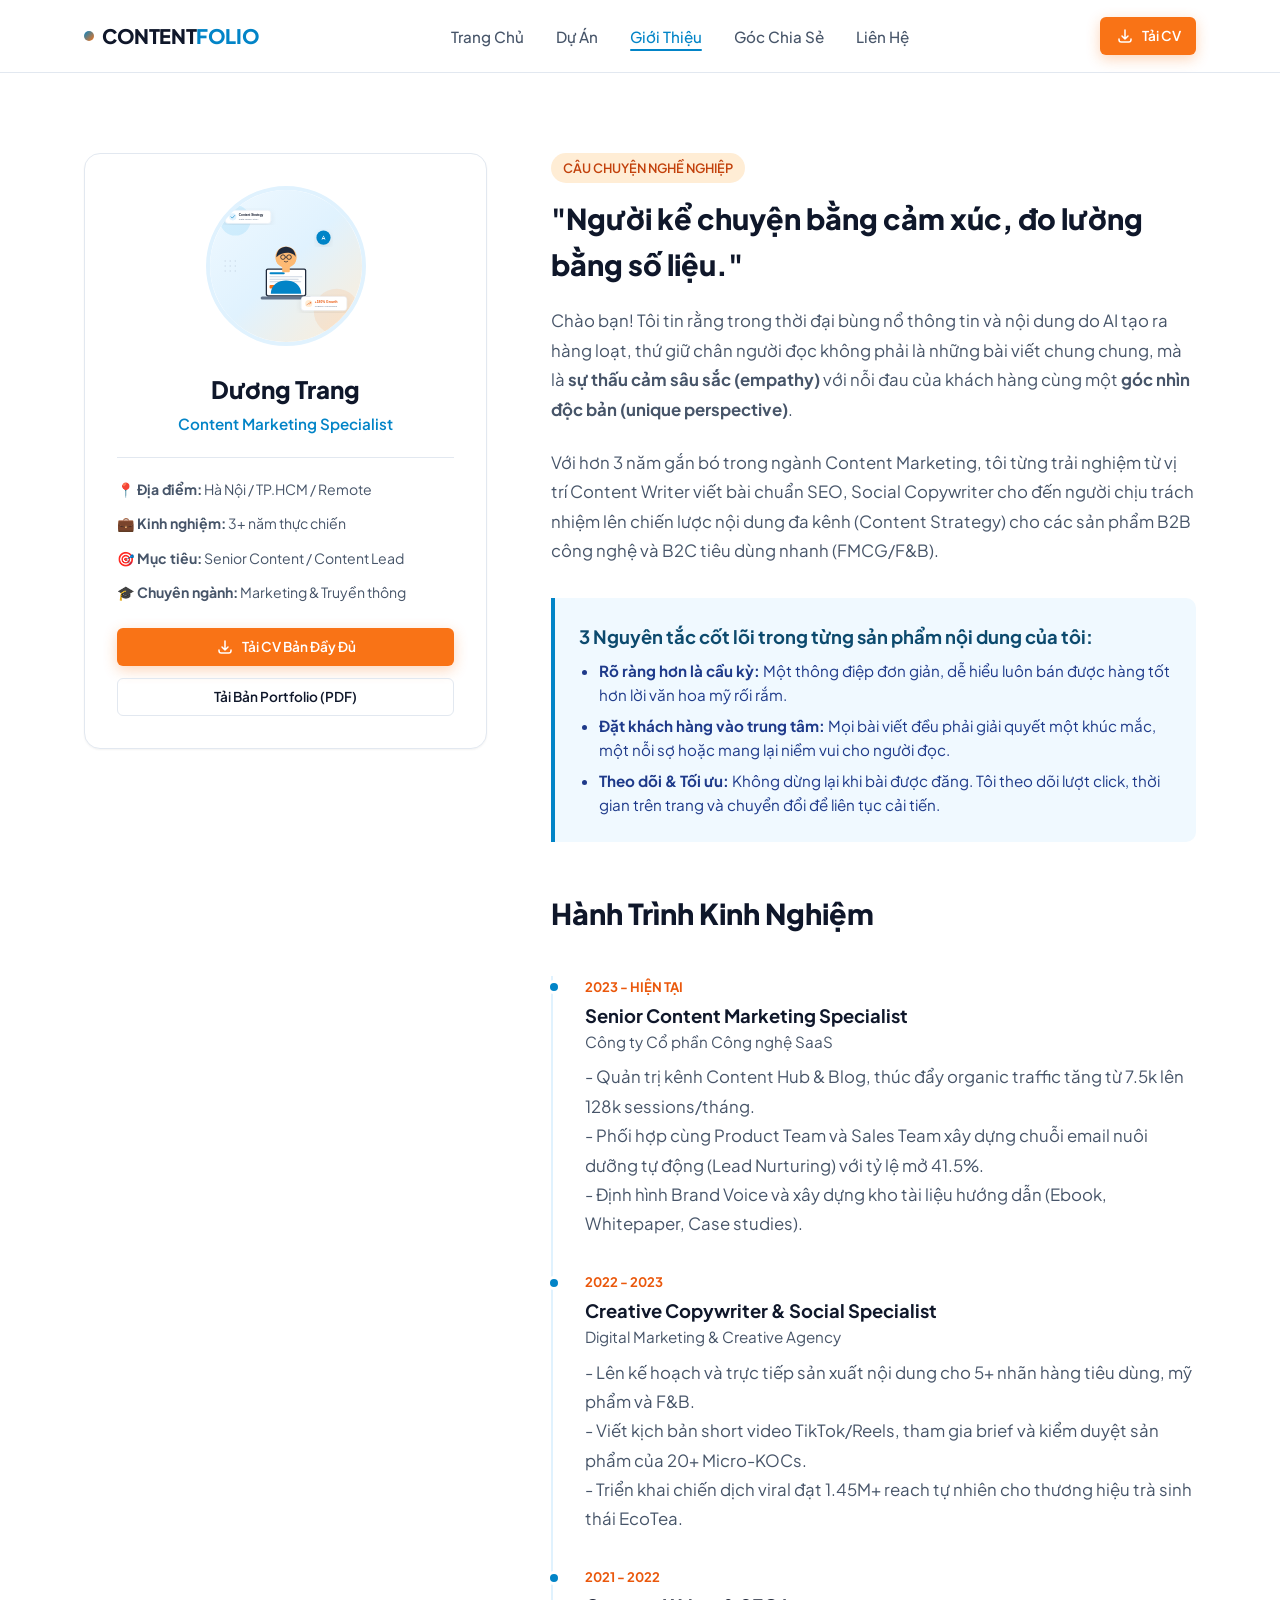
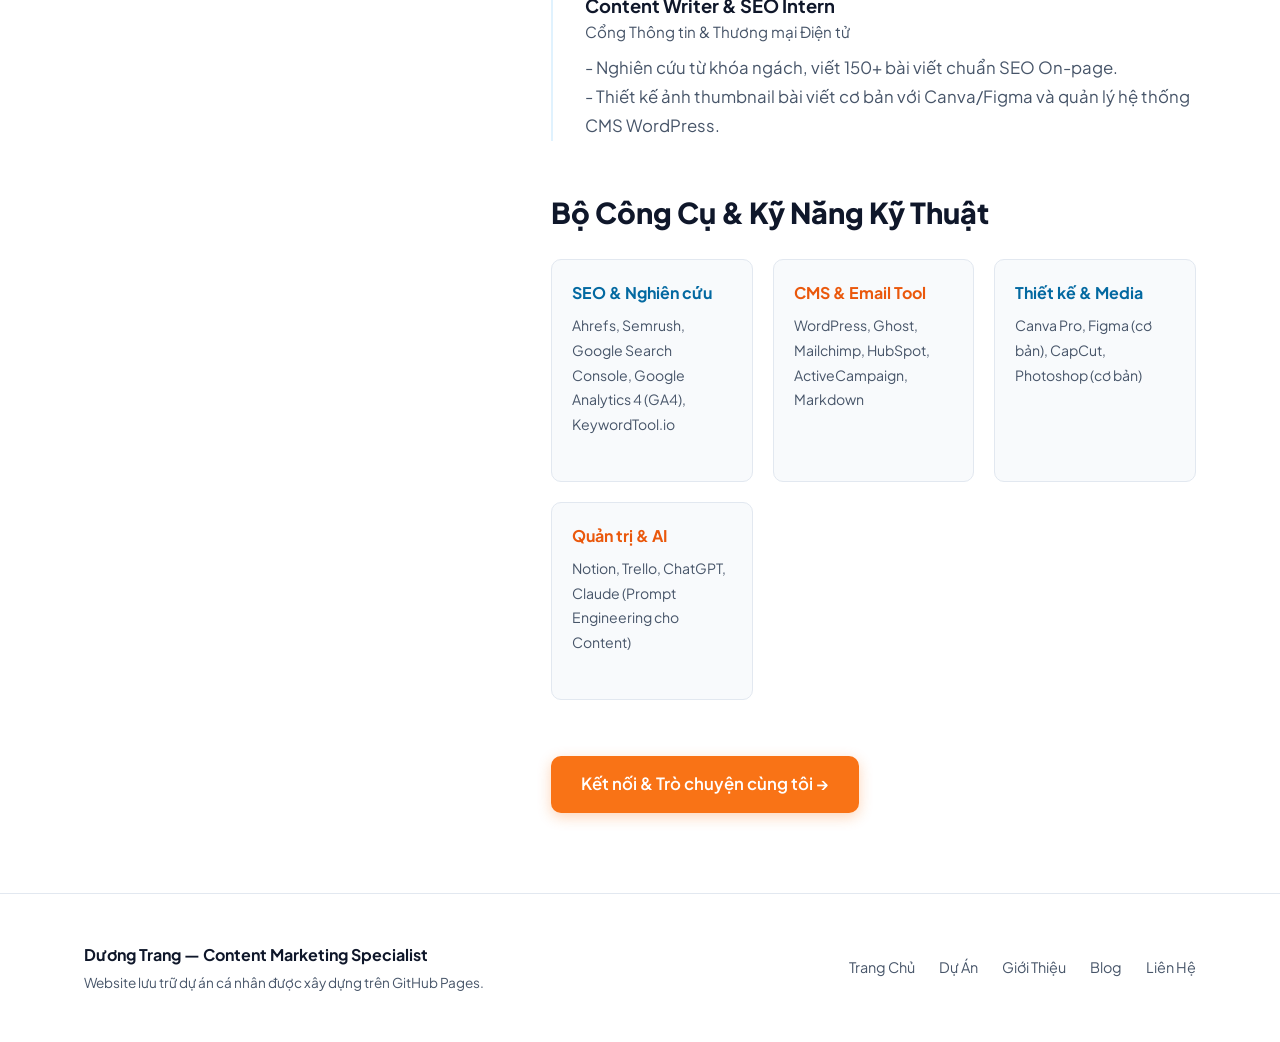
<file: about.html>
<!DOCTYPE html>
<html lang="vi">
<head>
  <meta charset="UTF-8">
  <meta name="viewport" content="width=device-width, initial-scale=1.0">
  <title>Giới Thiệu Bản Thân | Dương Trang - Content Marketer</title>
  <meta name="description" content="Hành trình nghề nghiệp, kỹ năng, triết lý sáng tạo nội dung và kinh nghiệm thực chiến của Dương Trang trong lĩnh vực Content Marketing.">
  
  <link rel="preconnect" href="https://fonts.googleapis.com">
  <link rel="preconnect" href="https://fonts.gstatic.com" crossorigin>
  <link href="https://fonts.googleapis.com/css2?family=Plus+Jakarta+Sans:wght@400;500;600;700;800&display=swap" rel="stylesheet">
  
  <link rel="stylesheet" href="assets/css/style.css">
</head>
<body>

  <!-- ==================== HEADER ==================== -->
  <header class="header">
    <div class="container nav-wrapper">
      <a href="index.html" class="logo">
        <span class="logo-dot"></span>
        <span>CONTENT<span style="color: var(--blue-600);">FOLIO</span></span>
      </a>

      <button class="mobile-toggle" aria-label="Mở menu">
        <svg width="24" height="24" fill="none" stroke="currentColor" viewBox="0 0 24 24"><path stroke-linecap="round" stroke-linejoin="round" stroke-width="2" d="M4 6h16M4 12h16m-7 6h7"/></svg>
      </button>

      <ul class="nav-menu">
        <li><a href="index.html" class="nav-link">Trang Chủ</a></li>
        <li><a href="projects.html" class="nav-link">Dự Án</a></li>
        <li><a href="about.html" class="nav-link active">Giới Thiệu</a></li>
        <li><a href="blog.html" class="nav-link">Góc Chia Sẻ</a></li>
        <li><a href="contact.html" class="nav-link">Liên Hệ</a></li>
      </ul>

      <div class="nav-cta">
        <a href="assets/cv/CV-Content-Marketing.pdf" download class="btn btn-primary btn-sm">
          <svg fill="none" stroke="currentColor" viewBox="0 0 24 24"><path stroke-linecap="round" stroke-linejoin="round" stroke-width="2" d="M4 16v1a3 3 0 003 3h10a3 3 0 003-3v-1m-4-4l-4 4m0 0l-4-4m4 4V4"/></svg>
          Tải CV
        </a>
      </div>
    </div>
  </header>

  <main>
    <section class="section">
      <div class="container">
        <div class="about-grid">
          <aside class="about-sidebar">
            <div class="about-card">
              <div class="about-card-avatar">
                <img src="assets/images/hero-avatar.svg" alt="Dương Trang">
              </div>
              <h1 style="font-size: 1.5rem; font-weight: 800; margin-bottom: 0.25rem;">Dương Trang</h1>
              <p style="font-size: 0.95rem; color: var(--blue-600); font-weight: 600; margin-bottom: 1.25rem;">
                Content Marketing Specialist
              </p>
              
              <div style="font-size: 0.88rem; color: var(--text-muted); text-align: left; border-top: 1px solid var(--border-color); padding-top: 1.25rem; display: flex; flex-direction: column; gap: 0.75rem; margin-bottom: 1.5rem;">
                <div>📍 <strong>Địa điểm:</strong> Hà Nội / TP.HCM / Remote</div>
                <div>💼 <strong>Kinh nghiệm:</strong> 3+ năm thực chiến</div>
                <div>🎯 <strong>Mục tiêu:</strong> Senior Content / Content Lead</div>
                <div>🎓 <strong>Chuyên ngành:</strong> Marketing & Truyền thông</div>
              </div>

              <div style="display: flex; flex-direction: column; gap: 0.75rem;">
                <a href="assets/cv/CV-Content-Marketing.pdf" download class="btn btn-primary btn-sm" style="width: 100%;">
                  <svg fill="none" stroke="currentColor" viewBox="0 0 24 24"><path stroke-linecap="round" stroke-linejoin="round" stroke-width="2" d="M4 16v1a3 3 0 003 3h10a3 3 0 003-3v-1m-4-4l-4 4m0 0l-4-4m4 4V4"/></svg>
                  Tải CV Bản Đầy Đủ
                </a>
                <a href="assets/cv/Portfolio-Content-Marketing.pdf" download class="btn btn-outline btn-sm" style="width: 100%;">
                  Tải Bản Portfolio (PDF)
                </a>
              </div>
            </div>
          </aside>

          <div class="about-content">
            <span class="badge badge-orange" style="margin-bottom: 0.75rem;">CÂU CHUYỆN NGHỀ NGHIỆP</span>
            <h2>"Người kể chuyện bằng cảm xúc, đo lường bằng số liệu."</h2>
            
            <p>
              Chào bạn! Tôi tin rằng trong thời đại bùng nổ thông tin và nội dung do AI tạo ra hàng loạt, thứ giữ chân người đọc không phải là những bài viết chung chung, mà là <strong>sự thấu cảm sâu sắc (empathy)</strong> với nỗi đau của khách hàng cùng một <strong>góc nhìn độc bản (unique perspective)</strong>.
            </p>

            <p>
              Với hơn 3 năm gắn bó trong ngành Content Marketing, tôi từng trải nghiệm từ vị trí Content Writer viết bài chuẩn SEO, Social Copywriter cho đến người chịu trách nhiệm lên chiến lược nội dung đa kênh (Content Strategy) cho các sản phẩm B2B công nghệ và B2C tiêu dùng nhanh (FMCG/F&B).
            </p>

            <div style="background: var(--blue-50); border-left: 4px solid var(--blue-600); padding: 1.5rem; border-radius: 0 var(--radius-md) var(--radius-md) 0; margin: 2rem 0;">
              <h3 style="font-size: 1.15rem; font-weight: 700; color: var(--blue-900); margin-bottom: 0.5rem;">
                3 Nguyên tắc cốt lõi trong từng sản phẩm nội dung của tôi:
              </h3>
              <ul style="padding-left: 1.25rem; font-size: 0.95rem; color: #1e3a8a;">
                <li style="margin-bottom: 0.4rem;"><strong>Rõ ràng hơn là cầu kỳ:</strong> Một thông điệp đơn giản, dễ hiểu luôn bán được hàng tốt hơn lời văn hoa mỹ rối rắm.</li>
                <li style="margin-bottom: 0.4rem;"><strong>Đặt khách hàng vào trung tâm:</strong> Mọi bài viết đều phải giải quyết một khúc mắc, một nỗi sợ hoặc mang lại niềm vui cho người đọc.</li>
                <li><strong>Theo dõi & Tối ưu:</strong> Không dừng lại khi bài được đăng. Tôi theo dõi lượt click, thời gian trên trang và chuyển đổi để liên tục cải tiến.</li>
              </ul>
            </div>

            <h2 style="margin-top: 3rem;">Hành Trình Kinh Nghiệm</h2>
            <div class="timeline">
              <div class="timeline-item">
                <span class="timeline-date">2023 - HIỆN TẠI</span>
                <h3 class="timeline-role">Senior Content Marketing Specialist</h3>
                <div class="timeline-company">Công ty Cổ phần Công nghệ SaaS</div>
                <p class="timeline-desc">
                  - Quản trị kênh Content Hub & Blog, thúc đẩy organic traffic tăng từ 7.5k lên 128k sessions/tháng.<br>
                  - Phối hợp cùng Product Team và Sales Team xây dựng chuỗi email nuôi dưỡng tự động (Lead Nurturing) với tỷ lệ mở 41.5%.<br>
                  - Định hình Brand Voice và xây dựng kho tài liệu hướng dẫn (Ebook, Whitepaper, Case studies).
                </p>
              </div>

              <div class="timeline-item">
                <span class="timeline-date">2022 - 2023</span>
                <h3 class="timeline-role">Creative Copywriter & Social Specialist</h3>
                <div class="timeline-company">Digital Marketing & Creative Agency</div>
                <p class="timeline-desc">
                  - Lên kế hoạch và trực tiếp sản xuất nội dung cho 5+ nhãn hàng tiêu dùng, mỹ phẩm và F&B.<br>
                  - Viết kịch bản short video TikTok/Reels, tham gia brief và kiểm duyệt sản phẩm của 20+ Micro-KOCs.<br>
                  - Triển khai chiến dịch viral đạt 1.45M+ reach tự nhiên cho thương hiệu trà sinh thái EcoTea.
                </p>
              </div>

              <div class="timeline-item">
                <span class="timeline-date">2021 - 2022</span>
                <h3 class="timeline-role">Content Writer & SEO Intern</h3>
                <div class="timeline-company">Cổng Thông tin & Thương mại Điện tử</div>
                <p class="timeline-desc">
                  - Nghiên cứu từ khóa ngách, viết 150+ bài viết chuẩn SEO On-page.<br>
                  - Thiết kế ảnh thumbnail bài viết cơ bản với Canva/Figma và quản lý hệ thống CMS WordPress.
                </p>
              </div>
            </div>

            <h2 style="margin-top: 3rem;">Bộ Công Cụ & Kỹ Năng Kỹ Thuật</h2>
            <div style="display: grid; grid-template-columns: repeat(auto-fit, minmax(200px, 1fr)); gap: 1.25rem; margin-top: 1.5rem;">
              <div style="background: var(--bg-secondary); padding: 1.25rem; border-radius: var(--radius-md); border: 1px solid var(--border-color);">
                <strong style="color: var(--blue-700); display: block; margin-bottom: 0.5rem;">SEO & Nghiên cứu</strong>
                <p style="font-size: 0.88rem; color: var(--text-muted);">Ahrefs, Semrush, Google Search Console, Google Analytics 4 (GA4), KeywordTool.io</p>
              </div>

              <div style="background: var(--bg-secondary); padding: 1.25rem; border-radius: var(--radius-md); border: 1px solid var(--border-color);">
                <strong style="color: var(--orange-600); display: block; margin-bottom: 0.5rem;">CMS & Email Tool</strong>
                <p style="font-size: 0.88rem; color: var(--text-muted);">WordPress, Ghost, Mailchimp, HubSpot, ActiveCampaign, Markdown</p>
              </div>

              <div style="background: var(--bg-secondary); padding: 1.25rem; border-radius: var(--radius-md); border: 1px solid var(--border-color);">
                <strong style="color: var(--blue-700); display: block; margin-bottom: 0.5rem;">Thiết kế & Media</strong>
                <p style="font-size: 0.88rem; color: var(--text-muted);">Canva Pro, Figma (cơ bản), CapCut, Photoshop (cơ bản)</p>
              </div>

              <div style="background: var(--bg-secondary); padding: 1.25rem; border-radius: var(--radius-md); border: 1px solid var(--border-color);">
                <strong style="color: var(--orange-600); display: block; margin-bottom: 0.5rem;">Quản trị & AI</strong>
                <p style="font-size: 0.88rem; color: var(--text-muted);">Notion, Trello, ChatGPT, Claude (Prompt Engineering cho Content)</p>
              </div>
            </div>

            <div style="margin-top: 3.5rem; text-align: left;">
              <a href="contact.html" class="btn btn-primary btn-lg">
                Kết nối & Trò chuyện cùng tôi →
              </a>
            </div>
          </div>
        </div>
      </div>
    </section>
  </main>

  <!-- ==================== FOOTER ==================== -->
  <footer class="footer">
    <div class="container footer-content">
      <div>
        <p style="font-weight: 700; color: var(--text-main); font-size: 1rem;">Dương Trang — Content Marketing Specialist</p>
        <p style="font-size: 0.85rem; margin-top: 0.25rem;">Website lưu trữ dự án cá nhân được xây dựng trên GitHub Pages.</p>
      </div>

      <ul class="footer-links">
        <li><a href="index.html">Trang Chủ</a></li>
        <li><a href="projects.html">Dự Án</a></li>
        <li><a href="about.html">Giới Thiệu</a></li>
        <li><a href="blog.html">Blog</a></li>
        <li><a href="contact.html">Liên Hệ</a></li>
      </ul>
    </div>
  </footer>

  <script src="assets/js/main.js"></script>
</body>
</html>
</file>
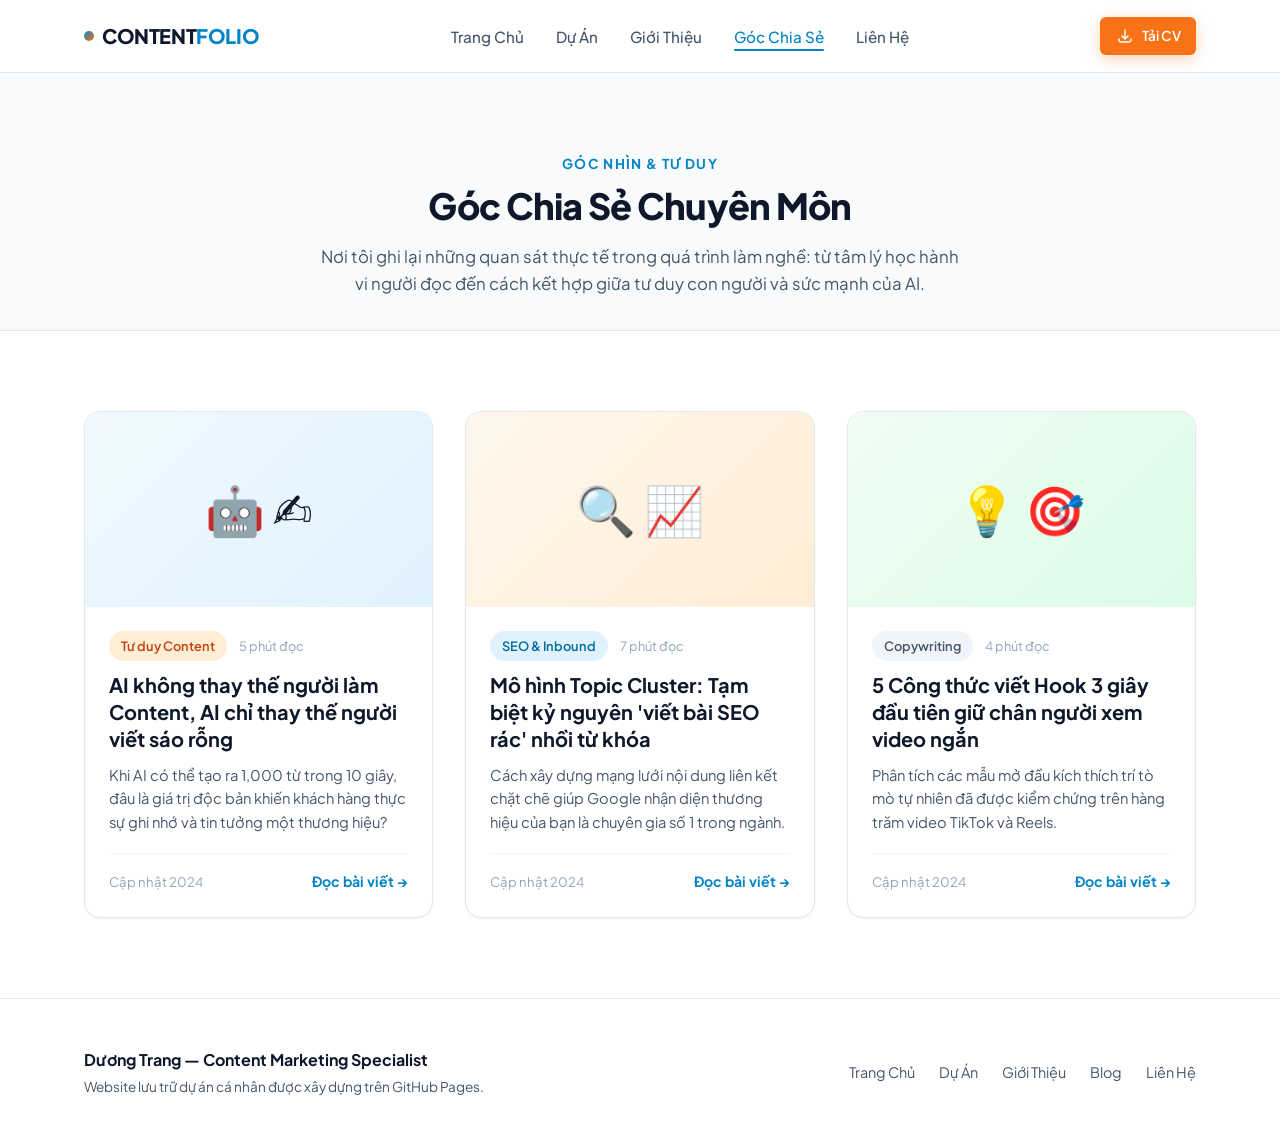
<file: blog.html>
<!DOCTYPE html>
<html lang="vi">
<head>
  <meta charset="UTF-8">
  <meta name="viewport" content="width=device-width, initial-scale=1.0">
  <title>Góc Chia Sẻ & Quan Điểm Nghề | Portfolio Content Marketing</title>
  <meta name="description" content="Những bài viết chia sẻ về chiến lược nội dung, nghệ thuật viết, tâm lý khách hàng và ứng dụng AI trong Content Marketing.">
  
  <link rel="preconnect" href="https://fonts.googleapis.com">
  <link rel="preconnect" href="https://fonts.gstatic.com" crossorigin>
  <link href="https://fonts.googleapis.com/css2?family=Plus+Jakarta+Sans:wght@400;500;600;700;800&display=swap" rel="stylesheet">
  
  <link rel="stylesheet" href="assets/css/style.css">
</head>
<body>

  <!-- ==================== HEADER ==================== -->
  <header class="header">
    <div class="container nav-wrapper">
      <a href="index.html" class="logo">
        <span class="logo-dot"></span>
        <span>CONTENT<span style="color: var(--blue-600);">FOLIO</span></span>
      </a>

      <button class="mobile-toggle" aria-label="Mở menu">
        <svg width="24" height="24" fill="none" stroke="currentColor" viewBox="0 0 24 24"><path stroke-linecap="round" stroke-linejoin="round" stroke-width="2" d="M4 6h16M4 12h16m-7 6h7"/></svg>
      </button>

      <ul class="nav-menu">
        <li><a href="index.html" class="nav-link">Trang Chủ</a></li>
        <li><a href="projects.html" class="nav-link">Dự Án</a></li>
        <li><a href="about.html" class="nav-link">Giới Thiệu</a></li>
        <li><a href="blog.html" class="nav-link active">Góc Chia Sẻ</a></li>
        <li><a href="contact.html" class="nav-link">Liên Hệ</a></li>
      </ul>

      <div class="nav-cta">
        <a href="assets/cv/CV-Content-Marketing.pdf" download class="btn btn-primary btn-sm">
          <svg fill="none" stroke="currentColor" viewBox="0 0 24 24"><path stroke-linecap="round" stroke-linejoin="round" stroke-width="2" d="M4 16v1a3 3 0 003 3h10a3 3 0 003-3v-1m-4-4l-4 4m0 0l-4-4m4 4V4"/></svg>
          Tải CV
        </a>
      </div>
    </div>
  </header>

  <main>
    <section class="section" style="padding-bottom: 2rem; background-color: var(--bg-secondary); border-bottom: 1px solid var(--border-color);">
      <div class="container" style="text-align: center;">
        <span class="section-subtitle">GÓC NHÌN & TƯ DUY</span>
        <h1 class="section-title">Góc Chia Sẻ Chuyên Môn</h1>
        <p class="section-desc" style="max-width: 650px; margin: 0 auto;">
          Nơi tôi ghi lại những quan sát thực tế trong quá trình làm nghề: từ tâm lý học hành vi người đọc đến cách kết hợp giữa tư duy con người và sức mạnh của AI.
        </p>
      </div>
    </section>

    <section class="section">
      <div class="container">
        <div class="projects-grid">
          
          <article class="project-grid-card">
            <div class="project-grid-thumb" style="background: linear-gradient(135deg, var(--blue-50), var(--blue-100)); display: flex; align-items: center; justify-content: center; padding: 2rem;">
              <span style="font-size: 3rem;">🤖 ✍️</span>
            </div>
            <div class="project-grid-body">
              <div class="project-meta" style="margin-bottom: 0.6rem;">
                <span class="badge badge-orange">Tư duy Content</span>
                <span style="font-size: 0.8rem; color: var(--text-light);">5 phút đọc</span>
              </div>
              <h3 style="font-size: 1.25rem; font-weight: 700; margin-bottom: 0.75rem; line-height: 1.35;">
                AI không thay thế người làm Content, AI chỉ thay thế người viết sáo rỗng
              </h3>
              <p style="font-size: 0.92rem; color: var(--text-muted); line-height: 1.6; margin-bottom: 1.2rem;">
                Khi AI có thể tạo ra 1,000 từ trong 10 giây, đâu là giá trị độc bản khiến khách hàng thực sự ghi nhớ và tin tưởng một thương hiệu?
              </p>
              <div class="project-grid-footer">
                <span style="font-size: 0.82rem; color: var(--text-light);">Cập nhật 2024</span>
                <span style="font-size: 0.88rem; font-weight: 700; color: var(--blue-600);">Đọc bài viết →</span>
              </div>
            </div>
          </article>

          <article class="project-grid-card">
            <div class="project-grid-thumb" style="background: linear-gradient(135deg, var(--orange-50), var(--orange-100)); display: flex; align-items: center; justify-content: center; padding: 2rem;">
              <span style="font-size: 3rem;">🔍 📈</span>
            </div>
            <div class="project-grid-body">
              <div class="project-meta" style="margin-bottom: 0.6rem;">
                <span class="badge badge-blue">SEO & Inbound</span>
                <span style="font-size: 0.8rem; color: var(--text-light);">7 phút đọc</span>
              </div>
              <h3 style="font-size: 1.25rem; font-weight: 700; margin-bottom: 0.75rem; line-height: 1.35;">
                Mô hình Topic Cluster: Tạm biệt kỷ nguyên 'viết bài SEO rác' nhồi từ khóa
              </h3>
              <p style="font-size: 0.92rem; color: var(--text-muted); line-height: 1.6; margin-bottom: 1.2rem;">
                Cách xây dựng mạng lưới nội dung liên kết chặt chẽ giúp Google nhận diện thương hiệu của bạn là chuyên gia số 1 trong ngành.
              </p>
              <div class="project-grid-footer">
                <span style="font-size: 0.82rem; color: var(--text-light);">Cập nhật 2024</span>
                <span style="font-size: 0.88rem; font-weight: 700; color: var(--blue-600);">Đọc bài viết →</span>
              </div>
            </div>
          </article>

          <article class="project-grid-card">
            <div class="project-grid-thumb" style="background: linear-gradient(135deg, #f0fdf4, #dcfce7); display: flex; align-items: center; justify-content: center; padding: 2rem;">
              <span style="font-size: 3rem;">💡 🎯</span>
            </div>
            <div class="project-grid-body">
              <div class="project-meta" style="margin-bottom: 0.6rem;">
                <span class="badge badge-gray">Copywriting</span>
                <span style="font-size: 0.8rem; color: var(--text-light);">4 phút đọc</span>
              </div>
              <h3 style="font-size: 1.25rem; font-weight: 700; margin-bottom: 0.75rem; line-height: 1.35;">
                5 Công thức viết Hook 3 giây đầu tiên giữ chân người xem video ngắn
              </h3>
              <p style="font-size: 0.92rem; color: var(--text-muted); line-height: 1.6; margin-bottom: 1.2rem;">
                Phân tích các mẫu mở đầu kích thích trí tò mò tự nhiên đã được kiểm chứng trên hàng trăm video TikTok và Reels.
              </p>
              <div class="project-grid-footer">
                <span style="font-size: 0.82rem; color: var(--text-light);">Cập nhật 2024</span>
                <span style="font-size: 0.88rem; font-weight: 700; color: var(--blue-600);">Đọc bài viết →</span>
              </div>
            </div>
          </article>

        </div>
      </div>
    </section>
  </main>

  <!-- ==================== FOOTER ==================== -->
  <footer class="footer">
    <div class="container footer-content">
      <div>
        <p style="font-weight: 700; color: var(--text-main); font-size: 1rem;">Dương Trang — Content Marketing Specialist</p>
        <p style="font-size: 0.85rem; margin-top: 0.25rem;">Website lưu trữ dự án cá nhân được xây dựng trên GitHub Pages.</p>
      </div>

      <ul class="footer-links">
        <li><a href="index.html">Trang Chủ</a></li>
        <li><a href="projects.html">Dự Án</a></li>
        <li><a href="about.html">Giới Thiệu</a></li>
        <li><a href="blog.html">Blog</a></li>
        <li><a href="contact.html">Liên Hệ</a></li>
      </ul>
    </div>
  </footer>

  <script src="assets/js/main.js"></script>
</body>
</html>
</file>
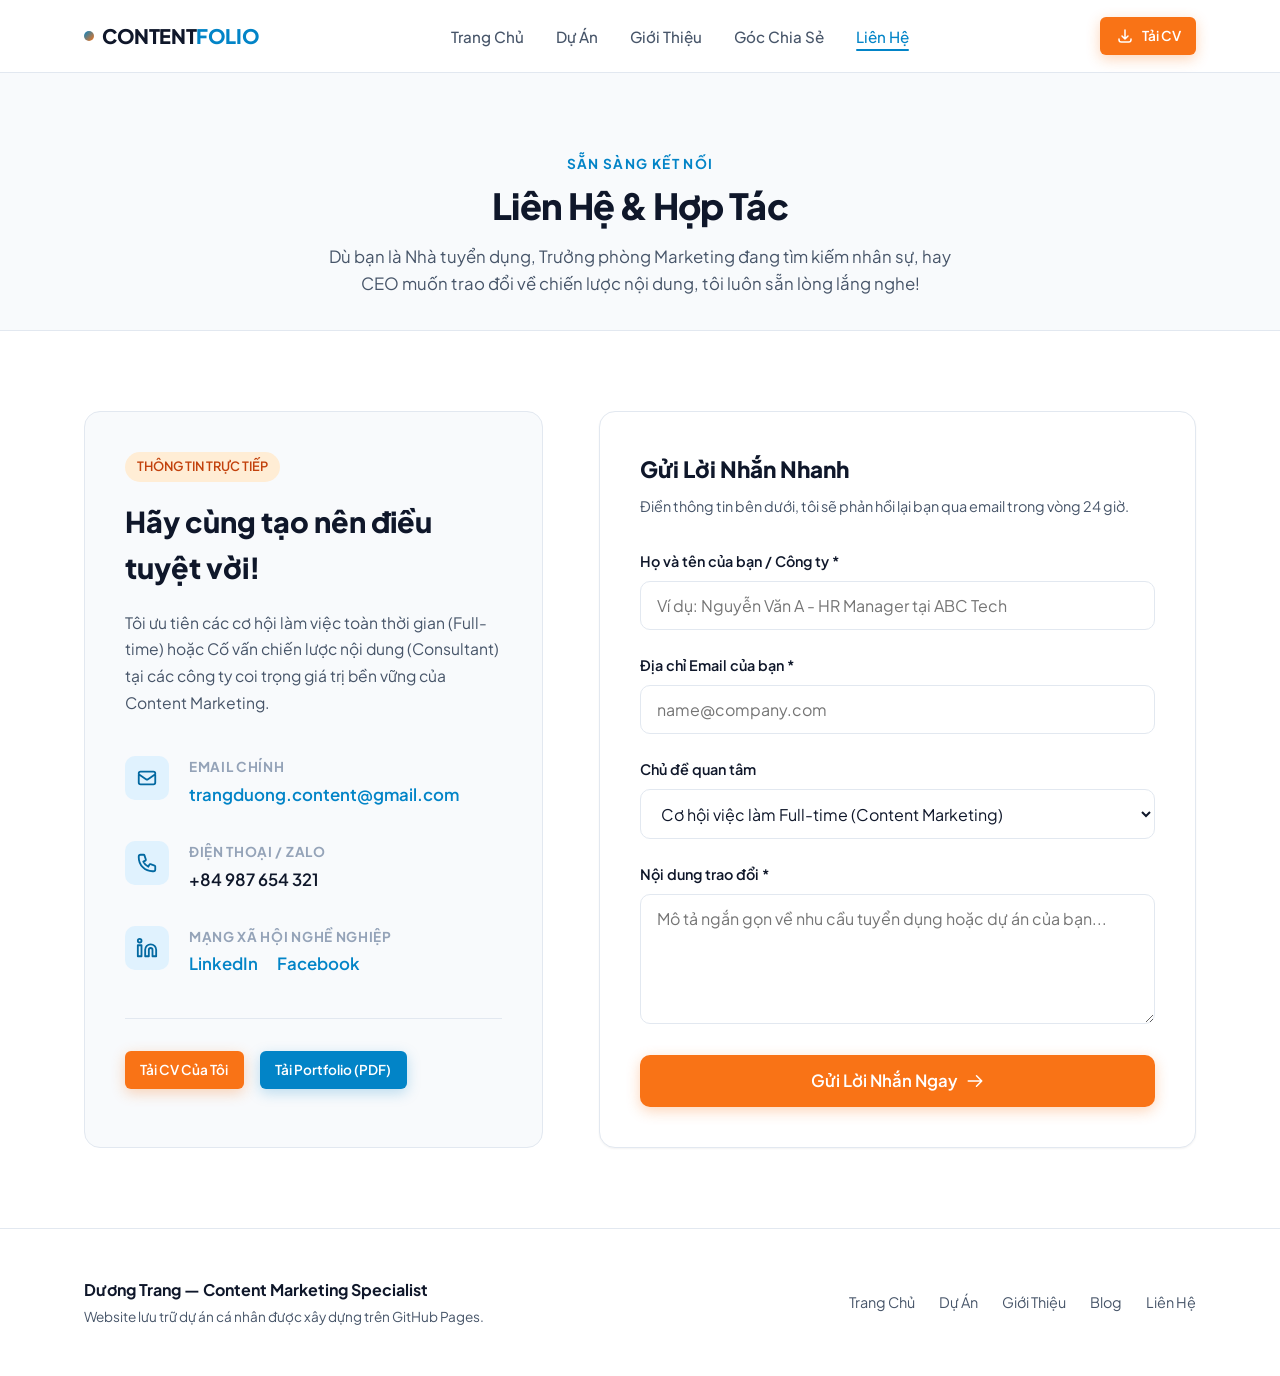
<file: contact.html>
<!DOCTYPE html>
<html lang="vi">
<head>
  <meta charset="UTF-8">
  <meta name="viewport" content="width=device-width, initial-scale=1.0">
  <title>Liên Hệ & Cơ Hội Hợp Tác | Dương Trang</title>
  <meta name="description" content="Kết nối với Dương Trang - Chuyên viên Content Marketing cho các cơ hội việc làm toàn thời gian, cố vấn chiến lược hoặc dự án tự do.">
  
  <link rel="preconnect" href="https://fonts.googleapis.com">
  <link rel="preconnect" href="https://fonts.gstatic.com" crossorigin>
  <link href="https://fonts.googleapis.com/css2?family=Plus+Jakarta+Sans:wght@400;500;600;700;800&display=swap" rel="stylesheet">
  
  <link rel="stylesheet" href="assets/css/style.css">
</head>
<body>

  <!-- ==================== HEADER ==================== -->
  <header class="header">
    <div class="container nav-wrapper">
      <a href="index.html" class="logo">
        <span class="logo-dot"></span>
        <span>CONTENT<span style="color: var(--blue-600);">FOLIO</span></span>
      </a>

      <button class="mobile-toggle" aria-label="Mở menu">
        <svg width="24" height="24" fill="none" stroke="currentColor" viewBox="0 0 24 24"><path stroke-linecap="round" stroke-linejoin="round" stroke-width="2" d="M4 6h16M4 12h16m-7 6h7"/></svg>
      </button>

      <ul class="nav-menu">
        <li><a href="index.html" class="nav-link">Trang Chủ</a></li>
        <li><a href="projects.html" class="nav-link">Dự Án</a></li>
        <li><a href="about.html" class="nav-link">Giới Thiệu</a></li>
        <li><a href="blog.html" class="nav-link">Góc Chia Sẻ</a></li>
        <li><a href="contact.html" class="nav-link active">Liên Hệ</a></li>
      </ul>

      <div class="nav-cta">
        <a href="assets/cv/CV-Content-Marketing.pdf" download class="btn btn-primary btn-sm">
          <svg fill="none" stroke="currentColor" viewBox="0 0 24 24"><path stroke-linecap="round" stroke-linejoin="round" stroke-width="2" d="M4 16v1a3 3 0 003 3h10a3 3 0 003-3v-1m-4-4l-4 4m0 0l-4-4m4 4V4"/></svg>
          Tải CV
        </a>
      </div>
    </div>
  </header>

  <main>
    <section class="section" style="padding-bottom: 2rem; background-color: var(--bg-secondary); border-bottom: 1px solid var(--border-color);">
      <div class="container" style="text-align: center;">
        <span class="section-subtitle">SẴN SÀNG KẾT NỐI</span>
        <h1 class="section-title">Liên Hệ & Hợp Tác</h1>
        <p class="section-desc" style="max-width: 650px; margin: 0 auto;">
          Dù bạn là Nhà tuyển dụng, Trưởng phòng Marketing đang tìm kiếm nhân sự, hay CEO muốn trao đổi về chiến lược nội dung, tôi luôn sẵn lòng lắng nghe!
        </p>
      </div>
    </section>

    <section class="section">
      <div class="container">
        <div class="contact-grid">
          
          <div class="contact-info-card">
            <span class="badge badge-orange" style="margin-bottom: 1rem;">THÔNG TIN TRỰC TIẾP</span>
            <h2 style="font-size: 1.8rem; font-weight: 800; margin-bottom: 1.25rem;">Hãy cùng tạo nên điều tuyệt vời!</h2>
            <p style="color: var(--text-muted); font-size: 0.98rem; margin-bottom: 2.5rem; line-height: 1.7;">
              Tôi ưu tiên các cơ hội làm việc toàn thời gian (Full-time) hoặc Cố vấn chiến lược nội dung (Consultant) tại các công ty coi trọng giá trị bền vững của Content Marketing.
            </p>

            <div class="contact-method">
              <div class="contact-icon">
                <svg width="22" height="22" fill="none" stroke="currentColor" viewBox="0 0 24 24"><path stroke-linecap="round" stroke-linejoin="round" stroke-width="2" d="M3 8l7.89 5.26a2 2 0 002.22 0L21 8M5 19h14a2 2 0 002-2V7a2 2 0 00-2-2H5a2 2 0 00-2 2v10a2 2 0 002 2z"/></svg>
              </div>
              <div>
                <h4>EMAIL CHÍNH</h4>
                <a href="mailto:trangduong.content@gmail.com" style="color: var(--blue-600);">trangduong.content@gmail.com</a>
              </div>
            </div>

            <div class="contact-method">
              <div class="contact-icon">
                <svg width="22" height="22" fill="none" stroke="currentColor" viewBox="0 0 24 24"><path stroke-linecap="round" stroke-linejoin="round" stroke-width="2" d="M3 5a2 2 0 012-2h3.28a1 1 0 01.948.684l1.498 4.493a1 1 0 01-.502 1.21l-2.257 1.13a11.042 11.042 0 005.516 5.516l1.13-2.257a1 1 0 011.21-.502l4.493 1.498a1 1 0 01.684.949V19a2 2 0 01-2 2h-1C9.716 21 3 14.284 3 6V5z"/></svg>
              </div>
              <div>
                <h4>ĐIỆN THOẠI / ZALO</h4>
                <p>+84 987 654 321</p>
              </div>
            </div>

            <div class="contact-method">
              <div class="contact-icon">
                <svg width="22" height="22" fill="none" stroke="currentColor" viewBox="0 0 24 24"><path stroke-linecap="round" stroke-linejoin="round" stroke-width="2" d="M16 8a6 6 0 016 6v7h-4v-7a2 2 0 00-2-2 2 2 0 00-2 2v7h-4v-7a6 6 0 016-6zM2 9h4v12H2zM4 6a2 2 0 100-4 2 2 0 000 4z"/></svg>
              </div>
              <div>
                <h4>MẠNG XÃ HỘI NGHỀ NGHIỆP</h4>
                <p>
                  <a href="https://linkedin.com" target="_blank" rel="noopener" style="color: var(--blue-600); margin-right: 1rem;">LinkedIn</a>
                  <a href="https://facebook.com" target="_blank" rel="noopener" style="color: var(--blue-600);">Facebook</a>
                </p>
              </div>
            </div>

            <div style="margin-top: 2.5rem; padding-top: 2rem; border-top: 1px solid var(--border-color); display: flex; gap: 1rem; flex-wrap: wrap;">
              <a href="assets/cv/CV-Content-Marketing.pdf" download class="btn btn-primary btn-sm">
                Tải CV Của Tôi
              </a>
              <a href="assets/cv/Portfolio-Content-Marketing.pdf" download class="btn btn-secondary btn-sm">
                Tải Portfolio (PDF)
              </a>
            </div>
          </div>

          <div class="contact-form">
            <h3 style="font-size: 1.4rem; font-weight: 800; margin-bottom: 0.5rem;">Gửi Lời Nhắn Nhanh</h3>
            <p style="color: var(--text-muted); font-size: 0.9rem; margin-bottom: 2rem;">
              Điền thông tin bên dưới, tôi sẽ phản hồi lại bạn qua email trong vòng 24 giờ.
            </p>

            <form id="portfolio-contact-form" action="https://formspree.io/f/sample" method="POST" onsubmit="event.preventDefault(); alert('Cảm ơn bạn đã để lại thông tin! Tôi sẽ liên hệ lại với bạn trong thời gian sớm nhất.'); this.reset();">
              <div class="form-group">
                <label for="name" class="form-label">Họ và tên của bạn / Công ty *</label>
                <input type="text" id="name" name="name" class="form-control" placeholder="Ví dụ: Nguyễn Văn A - HR Manager tại ABC Tech" required>
              </div>

              <div class="form-group">
                <label for="email" class="form-label">Địa chỉ Email của bạn *</label>
                <input type="email" id="email" name="email" class="form-control" placeholder="name@company.com" required>
              </div>

              <div class="form-group">
                <label for="subject" class="form-label">Chủ đề quan tâm</label>
                <select id="subject" name="subject" class="form-control">
                  <option value="recruitment">Cơ hội việc làm Full-time (Content Marketing)</option>
                  <option value="freelance">Dự án Freelance / Copywriting</option>
                  <option value="consulting">Cố vấn Chiến lược Nội dung</option>
                  <option value="networking">Kết nối & Trao đổi chuyên môn</option>
                </select>
              </div>

              <div class="form-group">
                <label for="message" class="form-label">Nội dung trao đổi *</label>
                <textarea id="message" name="message" class="form-control" placeholder="Mô tả ngắn gọn về nhu cầu tuyển dụng hoặc dự án của bạn..." required></textarea>
              </div>

              <button type="submit" class="btn btn-primary btn-lg" style="width: 100%;">
                Gửi Lời Nhắn Ngay
                <svg fill="none" stroke="currentColor" viewBox="0 0 24 24"><path stroke-linecap="round" stroke-linejoin="round" stroke-width="2" d="M14 5l7 7m0 0l-7 7m7-7H3"/></svg>
              </button>
            </form>
          </div>

        </div>
      </div>
    </section>
  </main>

  <!-- ==================== FOOTER ==================== -->
  <footer class="footer">
    <div class="container footer-content">
      <div>
        <p style="font-weight: 700; color: var(--text-main); font-size: 1rem;">Dương Trang — Content Marketing Specialist</p>
        <p style="font-size: 0.85rem; margin-top: 0.25rem;">Website lưu trữ dự án cá nhân được xây dựng trên GitHub Pages.</p>
      </div>

      <ul class="footer-links">
        <li><a href="index.html">Trang Chủ</a></li>
        <li><a href="projects.html">Dự Án</a></li>
        <li><a href="about.html">Giới Thiệu</a></li>
        <li><a href="blog.html">Blog</a></li>
        <li><a href="contact.html">Liên Hệ</a></li>
      </ul>
    </div>
  </footer>

  <script src="assets/js/main.js"></script>
</body>
</html>
</file>
<file: assets/css/style.css>
/* ==========================================================================
   PORTFOLIO DESIGN SYSTEM & STYLESHEET
   Màu chủ đạo: Trắng - Xanh Biển (#0284c7) - Cam (#f97316)
   Font: Plus Jakarta Sans
   Phong cách: Tối giản, hiện đại, chuẩn Content Marketing
   ========================================================================== */

:root {
  /* Màu sắc chủ đạo */
  --bg-primary: #ffffff;
  --bg-secondary: #f8fafc;
  --bg-tertiary: #f1f5f9;
  --bg-card: #ffffff;
  
  --text-main: #0f172a;
  --text-muted: #475569;
  --text-light: #94a3b8;
  
  /* Xanh biển (Primary / Brand) */
  --blue-50: #f0f9ff;
  --blue-100: #e0f2fe;
  --blue-500: #0ea5e9;
  --blue-600: #0284c7;
  --blue-700: #0369a1;
  --blue-900: #0c4a6e;
  
  /* Cam (Accent / CTA) */
  --orange-50: #fff7ed;
  --orange-100: #ffedd5;
  --orange-500: #f97316;
  --orange-600: #ea580c;
  --orange-700: #c2410c;

  /* Đường viền & Đổ bóng */
  --border-color: #e2e8f0;
  --border-subtle: #f1f5f9;
  --shadow-sm: 0 1px 2px 0 rgb(0 0 0 / 0.05);
  --shadow-md: 0 4px 6px -1px rgb(0 0 0 / 0.08), 0 2px 4px -2px rgb(0 0 0 / 0.05);
  --shadow-lg: 0 10px 15px -3px rgb(0 0 0 / 0.08), 0 4px 6px -4px rgb(0 0 0 / 0.04);
  --shadow-hover: 0 20px 25px -5px rgb(2 132 199 / 0.12), 0 8px 10px -6px rgb(2 132 199 / 0.08);

  /* Radius & Transitions */
  --radius-sm: 6px;
  --radius-md: 10px;
  --radius-lg: 16px;
  --radius-full: 9999px;
  --transition: all 0.25s cubic-bezier(0.4, 0, 0.2, 1);
  --max-width: 1160px;
}

/* Reset cơ bản */
*, *::before, *::after {
  box-sizing: border-box;
  margin: 0;
  padding: 0;
}

html {
  scroll-behavior: smooth;
  font-family: 'Plus Jakarta Sans', system-ui, -apple-system, BlinkMacSystemFont, 'Segoe UI', Roboto, sans-serif;
  color: var(--text-main);
  background-color: var(--bg-primary);
  line-height: 1.6;
  -webkit-font-smoothing: antialiased;
}

body {
  min-height: 100vh;
  display: flex;
  flex-direction: column;
}

a {
  color: inherit;
  text-decoration: none;
  transition: var(--transition);
}

img {
  max-width: 100%;
  height: auto;
  display: block;
}

button, input, textarea, select {
  font-family: inherit;
  font-size: inherit;
}

/* Container */
.container {
  width: 100%;
  max-width: var(--max-width);
  margin-left: auto;
  margin-right: auto;
  padding-left: 1.5rem;
  padding-right: 1.5rem;
}

/* ==========================================================================
   NAVIGATION BAR
   ========================================================================== */
.header {
  position: sticky;
  top: 0;
  z-index: 100;
  background: rgba(255, 255, 255, 0.92);
  backdrop-filter: blur(12px);
  -webkit-backdrop-filter: blur(12px);
  border-bottom: 1px solid var(--border-color);
  transition: var(--transition);
}

.nav-wrapper {
  display: flex;
  align-items: center;
  justify-content: space-between;
  height: 4.5rem;
}

.logo {
  display: flex;
  align-items: center;
  gap: 0.5rem;
  font-weight: 800;
  font-size: 1.25rem;
  letter-spacing: -0.02em;
  color: var(--text-main);
}

.logo-dot {
  width: 10px;
  height: 10px;
  background: linear-gradient(135deg, var(--blue-600), var(--orange-500));
  border-radius: 50%;
  display: inline-block;
}

.nav-menu {
  display: flex;
  align-items: center;
  gap: 2rem;
  list-style: none;
}

.nav-link {
  font-weight: 500;
  color: var(--text-muted);
  font-size: 0.95rem;
  position: relative;
  padding: 0.35rem 0;
}

.nav-link:hover,
.nav-link.active {
  color: var(--blue-600);
}

.nav-link.active::after {
  content: '';
  position: absolute;
  bottom: 0;
  left: 0;
  width: 100%;
  height: 2px;
  background-color: var(--blue-600);
  border-radius: 2px;
}

.nav-cta {
  display: flex;
  align-items: center;
  gap: 0.75rem;
}

/* Mobile Toggle */
.mobile-toggle {
  display: none;
  background: none;
  border: none;
  cursor: pointer;
  padding: 0.5rem;
  color: var(--text-main);
}

/* ==========================================================================
   BUTTONS (NÚT CTA)
   ========================================================================== */
.btn {
  display: inline-flex;
  align-items: center;
  justify-content: center;
  gap: 0.5rem;
  padding: 0.7rem 1.4rem;
  font-size: 0.95rem;
  font-weight: 600;
  border-radius: var(--radius-md);
  border: 1px solid transparent;
  cursor: pointer;
  transition: var(--transition);
  text-align: center;
  white-space: nowrap;
}

/* Nút CTA Chính (Cam) */
.btn-primary {
  background-color: var(--orange-500);
  color: #ffffff;
  box-shadow: 0 4px 14px rgba(249, 115, 22, 0.3);
}

.btn-primary:hover {
  background-color: var(--orange-600);
  transform: translateY(-2px);
  box-shadow: 0 6px 20px rgba(249, 115, 22, 0.4);
}

/* Nút Thứ Cấp (Xanh Biển) */
.btn-secondary {
  background-color: var(--blue-600);
  color: #ffffff;
  box-shadow: 0 4px 14px rgba(2, 132, 199, 0.25);
}

.btn-secondary:hover {
  background-color: var(--blue-700);
  transform: translateY(-2px);
  box-shadow: 0 6px 18px rgba(2, 132, 199, 0.35);
}

/* Nút Viền (Outline) */
.btn-outline {
  background-color: transparent;
  border-color: var(--border-color);
  color: var(--text-main);
}

.btn-outline:hover {
  border-color: var(--blue-600);
  color: var(--blue-600);
  background-color: var(--blue-50);
}

.btn-outline-orange {
  background-color: transparent;
  border-color: var(--orange-500);
  color: var(--orange-600);
}

.btn-outline-orange:hover {
  background-color: var(--orange-50);
}

.btn-sm {
  padding: 0.45rem 0.9rem;
  font-size: 0.85rem;
  border-radius: var(--radius-sm);
}

.btn-lg {
  padding: 0.9rem 1.8rem;
  font-size: 1.05rem;
  border-radius: var(--radius-md);
}

/* Icon trong nút */
.btn svg {
  width: 18px;
  height: 18px;
  flex-shrink: 0;
}

/* ==========================================================================
   BADGE & TAGS
   ========================================================================== */
.badge {
  display: inline-flex;
  align-items: center;
  gap: 0.35rem;
  padding: 0.3rem 0.75rem;
  font-size: 0.8rem;
  font-weight: 600;
  border-radius: var(--radius-full);
}

.badge-blue {
  background-color: var(--blue-100);
  color: var(--blue-700);
}

.badge-orange {
  background-color: var(--orange-100);
  color: var(--orange-700);
}

.badge-gray {
  background-color: var(--bg-tertiary);
  color: var(--text-muted);
}

/* ==========================================================================
   HERO SECTION
   ========================================================================== */
.hero {
  padding: 5rem 0 4rem 0;
  position: relative;
  overflow: hidden;
  background: radial-gradient(circle at 10% 20%, rgba(2, 132, 199, 0.05) 0%, transparent 40%),
              radial-gradient(circle at 90% 80%, rgba(249, 115, 22, 0.05) 0%, transparent 40%);
}

.hero-grid {
  display: grid;
  grid-template-columns: 1.25fr 0.95fr;
  gap: 3.5rem;
  align-items: center;
}

.hero-subtitle {
  display: inline-flex;
  align-items: center;
  gap: 0.5rem;
  margin-bottom: 1.25rem;
}

.hero-title {
  font-size: 3rem;
  font-weight: 800;
  line-height: 1.15;
  letter-spacing: -0.03em;
  color: var(--text-main);
  margin-bottom: 1.25rem;
}

.hero-title .highlight-blue {
  color: var(--blue-600);
}

.hero-title .highlight-orange {
  color: var(--orange-500);
}

.hero-description {
  font-size: 1.15rem;
  color: var(--text-muted);
  line-height: 1.7;
  margin-bottom: 2rem;
  max-width: 580px;
}

.hero-actions {
  display: flex;
  flex-wrap: wrap;
  gap: 1rem;
  margin-bottom: 2.5rem;
}

.hero-stats {
  display: grid;
  grid-template-columns: repeat(3, 1fr);
  gap: 1.5rem;
  padding-top: 2rem;
  border-top: 1px solid var(--border-color);
}

.stat-item h3 {
  font-size: 1.75rem;
  font-weight: 800;
  color: var(--blue-700);
  line-height: 1;
  margin-bottom: 0.35rem;
}

.stat-item p {
  font-size: 0.85rem;
  color: var(--text-muted);
  font-weight: 500;
}

/* Hero Visual / Avatar Card */
.hero-visual {
  position: relative;
}

.hero-card {
  background: var(--bg-card);
  border-radius: var(--radius-lg);
  border: 1px solid var(--border-color);
  padding: 1.75rem;
  box-shadow: var(--shadow-lg);
  position: relative;
}

.hero-avatar-box {
  position: relative;
  border-radius: var(--radius-md);
  overflow: hidden;
  margin-bottom: 1.25rem;
  background: linear-gradient(135deg, var(--blue-100), var(--orange-100));
  aspect-ratio: 4 / 4.2;
}

.hero-avatar-box img {
  width: 100%;
  height: 100%;
  object-fit: cover;
}

.floating-pill {
  position: absolute;
  background: #ffffff;
  padding: 0.65rem 1rem;
  border-radius: var(--radius-full);
  box-shadow: var(--shadow-md);
  border: 1px solid var(--border-color);
  display: flex;
  align-items: center;
  gap: 0.65rem;
  font-size: 0.85rem;
  font-weight: 600;
  animation: float 4s ease-in-out infinite;
}

.floating-pill.top-right {
  top: -12px;
  right: -12px;
}

.floating-pill.bottom-left {
  bottom: 20px;
  left: -20px;
  animation-delay: -2s;
}

@keyframes float {
  0%, 100% { transform: translateY(0); }
  50% { transform: translateY(-8px); }
}

/* ==========================================================================
   SECTION HEADERS
   ========================================================================== */
.section {
  padding: 5rem 0;
}

.section-bg {
  background-color: var(--bg-secondary);
}

.section-header {
  text-align: center;
  max-width: 650px;
  margin: 0 auto 3.5rem auto;
}

.section-header.text-left {
  text-align: left;
  margin-left: 0;
}

.section-subtitle {
  font-size: 0.85rem;
  font-weight: 700;
  text-transform: uppercase;
  letter-spacing: 0.1em;
  color: var(--blue-600);
  margin-bottom: 0.5rem;
  display: block;
}

.section-title {
  font-size: 2.25rem;
  font-weight: 800;
  letter-spacing: -0.02em;
  color: var(--text-main);
  line-height: 1.25;
  margin-bottom: 1rem;
}

.section-desc {
  font-size: 1.05rem;
  color: var(--text-muted);
}

/* ==========================================================================
   FEATURED PROJECTS (DỰ ÁN NỔI BẬT TRÊN TRANG CHỦ)
   ========================================================================== */
.featured-grid {
  display: flex;
  flex-direction: column;
  gap: 3rem;
}

.featured-card {
  display: grid;
  grid-template-columns: 1fr 1fr;
  background: var(--bg-card);
  border: 1px solid var(--border-color);
  border-radius: var(--radius-lg);
  overflow: hidden;
  box-shadow: var(--shadow-sm);
  transition: var(--transition);
}

.featured-card:hover {
  transform: translateY(-4px);
  box-shadow: var(--shadow-hover);
  border-color: var(--blue-200);
}

.featured-card:nth-child(even) .featured-img-col {
  order: 2;
}

.featured-card:nth-child(even) .featured-content-col {
  order: 1;
}

.featured-img-col {
  background-color: var(--blue-50);
  position: relative;
  overflow: hidden;
  min-height: 320px;
}

.featured-img-col img {
  width: 100%;
  height: 100%;
  object-fit: cover;
  transition: transform 0.5s ease;
}

.featured-card:hover .featured-img-col img {
  transform: scale(1.03);
}

.featured-content-col {
  padding: 2.5rem;
  display: flex;
  flex-direction: column;
  justify-content: center;
}

.project-meta {
  display: flex;
  align-items: center;
  gap: 0.75rem;
  margin-bottom: 1rem;
  flex-wrap: wrap;
}

.project-title {
  font-size: 1.6rem;
  font-weight: 700;
  line-height: 1.3;
  margin-bottom: 1rem;
  color: var(--text-main);
}

.project-title a:hover {
  color: var(--blue-600);
}

.project-excerpt {
  color: var(--text-muted);
  font-size: 0.98rem;
  line-height: 1.65;
  margin-bottom: 1.5rem;
}

/* Project Highlights Metrics */
.project-metrics {
  display: grid;
  grid-template-columns: repeat(3, 1fr);
  gap: 1rem;
  padding: 1rem 0;
  margin-bottom: 1.5rem;
  border-top: 1px dashed var(--border-color);
  border-bottom: 1px dashed var(--border-color);
}

.metric-box h4 {
  font-size: 1.3rem;
  font-weight: 800;
  color: var(--orange-600);
  line-height: 1.1;
}

.metric-box p {
  font-size: 0.78rem;
  color: var(--text-muted);
  margin-top: 0.2rem;
}

/* ==========================================================================
   SKILLS & VALUE PROPOSITION
   ========================================================================== */
.skills-grid {
  display: grid;
  grid-template-columns: repeat(auto-fit, minmax(260px, 1fr));
  gap: 1.75rem;
}

.skill-card {
  background: var(--bg-card);
  border: 1px solid var(--border-color);
  border-radius: var(--radius-md);
  padding: 2rem;
  transition: var(--transition);
}

.skill-card:hover {
  border-color: var(--blue-500);
  transform: translateY(-4px);
  box-shadow: var(--shadow-md);
}

.skill-icon {
  width: 48px;
  height: 48px;
  border-radius: var(--radius-md);
  background: var(--blue-50);
  color: var(--blue-600);
  display: flex;
  align-items: center;
  justify-content: center;
  margin-bottom: 1.25rem;
}

.skill-card:nth-child(2) .skill-icon {
  background: var(--orange-50);
  color: var(--orange-600);
}

.skill-title {
  font-size: 1.2rem;
  font-weight: 700;
  margin-bottom: 0.6rem;
}

.skill-desc {
  font-size: 0.92rem;
  color: var(--text-muted);
  line-height: 1.6;
}

/* ==========================================================================
   PROJECTS DIRECTORY (TRANG DỰ ÁN TỔNG)
   ========================================================================== */
.filter-bar {
  display: flex;
  align-items: center;
  justify-content: center;
  flex-wrap: wrap;
  gap: 0.5rem;
  margin-bottom: 2.5rem;
}

.filter-btn {
  padding: 0.5rem 1.1rem;
  font-size: 0.9rem;
  font-weight: 600;
  border-radius: var(--radius-full);
  border: 1px solid var(--border-color);
  background: var(--bg-card);
  color: var(--text-muted);
  cursor: pointer;
  transition: var(--transition);
}

.filter-btn:hover,
.filter-btn.active {
  background: var(--blue-600);
  color: #ffffff;
  border-color: var(--blue-600);
}

.projects-grid {
  display: grid;
  grid-template-columns: repeat(auto-fill, minmax(340px, 1fr));
  gap: 2rem;
}

.project-grid-card {
  background: var(--bg-card);
  border: 1px solid var(--border-color);
  border-radius: var(--radius-lg);
  overflow: hidden;
  display: flex;
  flex-direction: column;
  transition: var(--transition);
  box-shadow: var(--shadow-sm);
}

.project-grid-card:hover {
  transform: translateY(-5px);
  box-shadow: var(--shadow-hover);
  border-color: var(--blue-300);
}

.project-grid-thumb {
  position: relative;
  aspect-ratio: 16 / 9;
  overflow: hidden;
  background-color: var(--blue-50);
}

.project-grid-thumb img {
  width: 100%;
  height: 100%;
  object-fit: cover;
  transition: transform 0.4s ease;
}

.project-grid-card:hover .project-grid-thumb img {
  transform: scale(1.05);
}

.project-grid-body {
  padding: 1.5rem;
  display: flex;
  flex-direction: column;
  flex-grow: 1;
}

.project-grid-footer {
  margin-top: auto;
  padding-top: 1rem;
  border-top: 1px solid var(--border-subtle);
  display: flex;
  align-items: center;
  justify-content: space-between;
}

/* ==========================================================================
   PROJECT DETAIL PAGE (LOAD MARKDOWN)
   ========================================================================== */
.project-header-hero {
  padding: 3.5rem 0 2.5rem 0;
  background-color: var(--bg-secondary);
  border-bottom: 1px solid var(--border-color);
}

.back-link {
  display: inline-flex;
  align-items: center;
  gap: 0.4rem;
  font-size: 0.9rem;
  font-weight: 600;
  color: var(--text-muted);
  margin-bottom: 1.5rem;
}

.back-link:hover {
  color: var(--blue-600);
}

.project-detail-title {
  font-size: 2.75rem;
  font-weight: 800;
  line-height: 1.2;
  letter-spacing: -0.02em;
  margin-bottom: 1.25rem;
}

.project-overview-grid {
  display: grid;
  grid-template-columns: repeat(4, 1fr);
  gap: 1.5rem;
  padding: 1.5rem 0;
  margin-top: 2rem;
  border-top: 1px solid var(--border-color);
}

.overview-item span {
  display: block;
  font-size: 0.8rem;
  font-weight: 600;
  text-transform: uppercase;
  color: var(--text-light);
  margin-bottom: 0.25rem;
}

.overview-item strong {
  font-size: 1rem;
  color: var(--text-main);
}

/* Markdown Content Styling */
.markdown-container {
  max-width: 820px;
  margin: 3rem auto;
  font-size: 1.08rem;
  line-height: 1.8;
  color: #1e293b;
}

.markdown-container h1,
.markdown-container h2,
.markdown-container h3,
.markdown-container h4 {
  color: var(--text-main);
  font-weight: 800;
  letter-spacing: -0.02em;
  margin-top: 2.5rem;
  margin-bottom: 1rem;
  line-height: 1.3;
}

.markdown-container h2 {
  font-size: 1.75rem;
  padding-bottom: 0.5rem;
  border-bottom: 2px solid var(--blue-100);
}

.markdown-container h3 {
  font-size: 1.35rem;
}

.markdown-container p {
  margin-bottom: 1.4rem;
}

.markdown-container ul,
.markdown-container ol {
  margin-bottom: 1.5rem;
  padding-left: 1.75rem;
}

.markdown-container li {
  margin-bottom: 0.5rem;
}

.markdown-container blockquote {
  border-left: 4px solid var(--orange-500);
  background-color: var(--orange-50);
  padding: 1rem 1.5rem;
  border-radius: 0 var(--radius-md) var(--radius-md) 0;
  font-style: italic;
  color: #7c2d12;
  margin: 1.75rem 0;
}

.markdown-container img {
  border-radius: var(--radius-md);
  margin: 2rem auto;
  border: 1px solid var(--border-color);
  box-shadow: var(--shadow-md);
}

.markdown-container table {
  width: 100%;
  border-collapse: collapse;
  margin: 2rem 0;
  font-size: 0.95rem;
}

.markdown-container th,
.markdown-container td {
  border: 1px solid var(--border-color);
  padding: 0.75rem 1rem;
  text-align: left;
}

.markdown-container th {
  background-color: var(--bg-secondary);
  font-weight: 700;
}

/* KPI Highlights Callout trong Detail */
.kpi-callout {
  background: linear-gradient(135deg, var(--blue-50), #f0fdf4);
  border: 1px solid #bae6fd;
  border-radius: var(--radius-lg);
  padding: 2rem;
  margin: 2rem 0;
  display: grid;
  grid-template-columns: repeat(auto-fit, minmax(180px, 1fr));
  gap: 1.5rem;
  text-align: center;
}

.kpi-callout .kpi-num {
  font-size: 2.2rem;
  font-weight: 800;
  color: var(--blue-700);
  line-height: 1;
}

.kpi-callout .kpi-label {
  font-size: 0.85rem;
  font-weight: 600;
  color: var(--text-muted);
  margin-top: 0.4rem;
}

/* ==========================================================================
   ABOUT PAGE
   ========================================================================== */
.about-grid {
  display: grid;
  grid-template-columns: 1fr 1.6fr;
  gap: 4rem;
  align-items: start;
}

.about-sidebar {
  position: sticky;
  top: 6rem;
}

.about-card {
  background: var(--bg-card);
  border: 1px solid var(--border-color);
  border-radius: var(--radius-lg);
  padding: 2rem;
  text-align: center;
  box-shadow: var(--shadow-sm);
}

.about-card-avatar {
  width: 160px;
  height: 160px;
  border-radius: 50%;
  margin: 0 auto 1.5rem auto;
  border: 4px solid var(--blue-100);
  overflow: hidden;
}

.about-card-avatar img {
  width: 100%;
  height: 100%;
  object-fit: cover;
}

.about-content h2 {
  font-size: 1.8rem;
  font-weight: 800;
  margin-bottom: 1.2rem;
  color: var(--text-main);
}

.about-content p {
  color: var(--text-muted);
  font-size: 1.05rem;
  line-height: 1.75;
  margin-bottom: 1.5rem;
}

.timeline {
  position: relative;
  margin: 2.5rem 0;
  padding-left: 2rem;
  border-left: 2px solid var(--blue-100);
}

.timeline-item {
  position: relative;
  margin-bottom: 2rem;
}

.timeline-item::before {
  content: '';
  position: absolute;
  left: -2.4rem;
  top: 0.3rem;
  width: 14px;
  height: 14px;
  border-radius: 50%;
  background: var(--blue-600);
  border: 3px solid #ffffff;
  box-shadow: 0 0 0 2px var(--blue-200);
}

.timeline-date {
  font-size: 0.82rem;
  font-weight: 700;
  color: var(--orange-600);
  margin-bottom: 0.25rem;
  display: block;
}

.timeline-role {
  font-size: 1.15rem;
  font-weight: 700;
  color: var(--text-main);
}

.timeline-company {
  font-size: 0.95rem;
  color: var(--text-muted);
  margin-bottom: 0.5rem;
}

.timeline-desc {
  font-size: 0.92rem;
  color: var(--text-muted);
}

/* ==========================================================================
   CONTACT PAGE
   ========================================================================== */
.contact-grid {
  display: grid;
  grid-template-columns: 1fr 1.3fr;
  gap: 3.5rem;
}

.contact-info-card {
  background: var(--bg-secondary);
  border: 1px solid var(--border-color);
  border-radius: var(--radius-lg);
  padding: 2.5rem;
}

.contact-method {
  display: flex;
  align-items: flex-start;
  gap: 1.25rem;
  margin-bottom: 2rem;
}

.contact-icon {
  width: 44px;
  height: 44px;
  border-radius: var(--radius-md);
  background: var(--blue-100);
  color: var(--blue-700);
  display: flex;
  align-items: center;
  justify-content: center;
  flex-shrink: 0;
}

.contact-method h4 {
  font-size: 0.85rem;
  text-transform: uppercase;
  color: var(--text-light);
  letter-spacing: 0.05em;
  margin-bottom: 0.25rem;
}

.contact-method p, .contact-method a {
  font-size: 1.05rem;
  font-weight: 600;
  color: var(--text-main);
}

.contact-form {
  background: var(--bg-card);
  border: 1px solid var(--border-color);
  border-radius: var(--radius-lg);
  padding: 2.5rem;
  box-shadow: var(--shadow-sm);
}

.form-group {
  margin-bottom: 1.5rem;
}

.form-label {
  display: block;
  font-size: 0.9rem;
  font-weight: 600;
  margin-bottom: 0.5rem;
  color: var(--text-main);
}

.form-control {
  width: 100%;
  padding: 0.8rem 1rem;
  border: 1px solid var(--border-color);
  border-radius: var(--radius-md);
  background: #ffffff;
  color: var(--text-main);
  outline: none;
  transition: var(--transition);
}

.form-control:focus {
  border-color: var(--blue-600);
  box-shadow: 0 0 0 3px rgba(2, 132, 199, 0.15);
}

textarea.form-control {
  min-height: 130px;
  resize: vertical;
}

/* ==========================================================================
   CALL TO ACTION BANNER (BOTTOM)
   ========================================================================== */
.cta-banner {
  background: linear-gradient(135deg, var(--blue-700) 0%, var(--blue-900) 100%);
  color: #ffffff;
  border-radius: var(--radius-lg);
  padding: 3.5rem 3rem;
  text-align: center;
  position: relative;
  overflow: hidden;
}

.cta-banner::before {
  content: '';
  position: absolute;
  top: -50%;
  right: -20%;
  width: 400px;
  height: 400px;
  background: radial-gradient(circle, rgba(249, 115, 22, 0.25) 0%, transparent 70%);
  border-radius: 50%;
}

.cta-banner-title {
  font-size: 2.2rem;
  font-weight: 800;
  margin-bottom: 1rem;
  letter-spacing: -0.02em;
}

.cta-banner-desc {
  font-size: 1.1rem;
  color: var(--blue-100);
  max-width: 600px;
  margin: 0 auto 2rem auto;
}

.cta-buttons {
  display: flex;
  justify-content: center;
  gap: 1rem;
  flex-wrap: wrap;
}

/* ==========================================================================
   FOOTER
   ========================================================================== */
.footer {
  margin-top: auto;
  background-color: #ffffff;
  border-top: 1px solid var(--border-color);
  padding: 3rem 0;
  font-size: 0.9rem;
  color: var(--text-muted);
}

.footer-content {
  display: flex;
  align-items: center;
  justify-content: space-between;
  flex-wrap: wrap;
  gap: 1.5rem;
}

.footer-links {
  display: flex;
  gap: 1.5rem;
  list-style: none;
}

.footer-links a:hover {
  color: var(--blue-600);
}

/* ==========================================================================
   RESPONSIVE (MOBILE & TABLET)
   ========================================================================== */
@media (max-width: 900px) {
  .hero-grid {
    grid-template-columns: 1fr;
    gap: 2.5rem;
    text-align: center;
  }

  .hero-description {
    margin-left: auto;
    margin-right: auto;
  }

  .hero-actions {
    justify-content: center;
  }

  .hero-stats {
    max-width: 450px;
    margin: 0 auto;
  }

  .featured-card {
    grid-template-columns: 1fr;
  }

  .featured-card:nth-child(even) .featured-img-col {
    order: 1;
  }
  .featured-card:nth-child(even) .featured-content-col {
    order: 2;
  }

  .about-grid,
  .contact-grid {
    grid-template-columns: 1fr;
  }

  .about-sidebar {
    position: static;
  }

  .project-overview-grid {
    grid-template-columns: repeat(2, 1fr);
  }
}

@media (max-width: 768px) {
  .nav-menu {
    display: none;
    position: absolute;
    top: 4.5rem;
    left: 0;
    right: 0;
    background: #ffffff;
    flex-direction: column;
    padding: 1.5rem;
    border-bottom: 1px solid var(--border-color);
    box-shadow: var(--shadow-md);
  }

  .nav-menu.open {
    display: flex;
  }

  .mobile-toggle {
    display: block;
  }

  .hero-title {
    font-size: 2.2rem;
  }

  .section-title {
    font-size: 1.85rem;
  }

  .cta-banner {
    padding: 2.5rem 1.5rem;
  }

  .cta-banner-title {
    font-size: 1.7rem;
  }

  .footer-content {
    flex-direction: column;
    text-align: center;
  }
}

/* ==========================================================================
   ONE-PAGE NAVIGATION & MODAL CASE STUDY VIEWER
   ========================================================================== */
section, .section, .hero {
  scroll-margin-top: 4.5rem;
}

.project-modal-backdrop {
  position: fixed;
  inset: 0;
  background: rgba(15, 23, 42, 0.7);
  backdrop-filter: blur(6px);
  -webkit-backdrop-filter: blur(6px);
  z-index: 1000;
  display: none;
  align-items: center;
  justify-content: center;
  padding: 1.5rem;
  opacity: 0;
  transition: opacity 0.25s ease;
}

.project-modal-backdrop.active {
  display: flex;
  opacity: 1;
}

.project-modal-container {
  background: #ffffff;
  width: 100%;
  max-width: 900px;
  max-height: 90vh;
  border-radius: var(--radius-lg);
  box-shadow: 0 25px 50px -12px rgba(0, 0, 0, 0.25);
  overflow-y: auto;
  position: relative;
  border: 1px solid var(--border-color);
  animation: modalSlideUp 0.3s cubic-bezier(0.16, 1, 0.3, 1);
}

@keyframes modalSlideUp {
  from {
    opacity: 0;
    transform: translateY(20px) scale(0.97);
  }
  to {
    opacity: 1;
    transform: translateY(0) scale(1);
  }
}

.project-modal-close-btn {
  position: sticky;
  top: 1rem;
  float: right;
  margin-right: 1rem;
  background: #ffffff;
  border: 1px solid var(--border-color);
  width: 38px;
  height: 38px;
  border-radius: 50%;
  display: flex;
  align-items: center;
  justify-content: center;
  cursor: pointer;
  z-index: 10;
  color: var(--text-muted);
  box-shadow: var(--shadow-sm);
  transition: var(--transition);
}

.project-modal-close-btn:hover {
  background: var(--blue-50);
  color: var(--blue-600);
  border-color: var(--blue-200);
  transform: rotate(90deg);
}

.project-modal-body {
  padding: 2.5rem;
}

@media (max-width: 640px) {
  .project-modal-body {
    padding: 1.5rem;
  }
}
</file>
